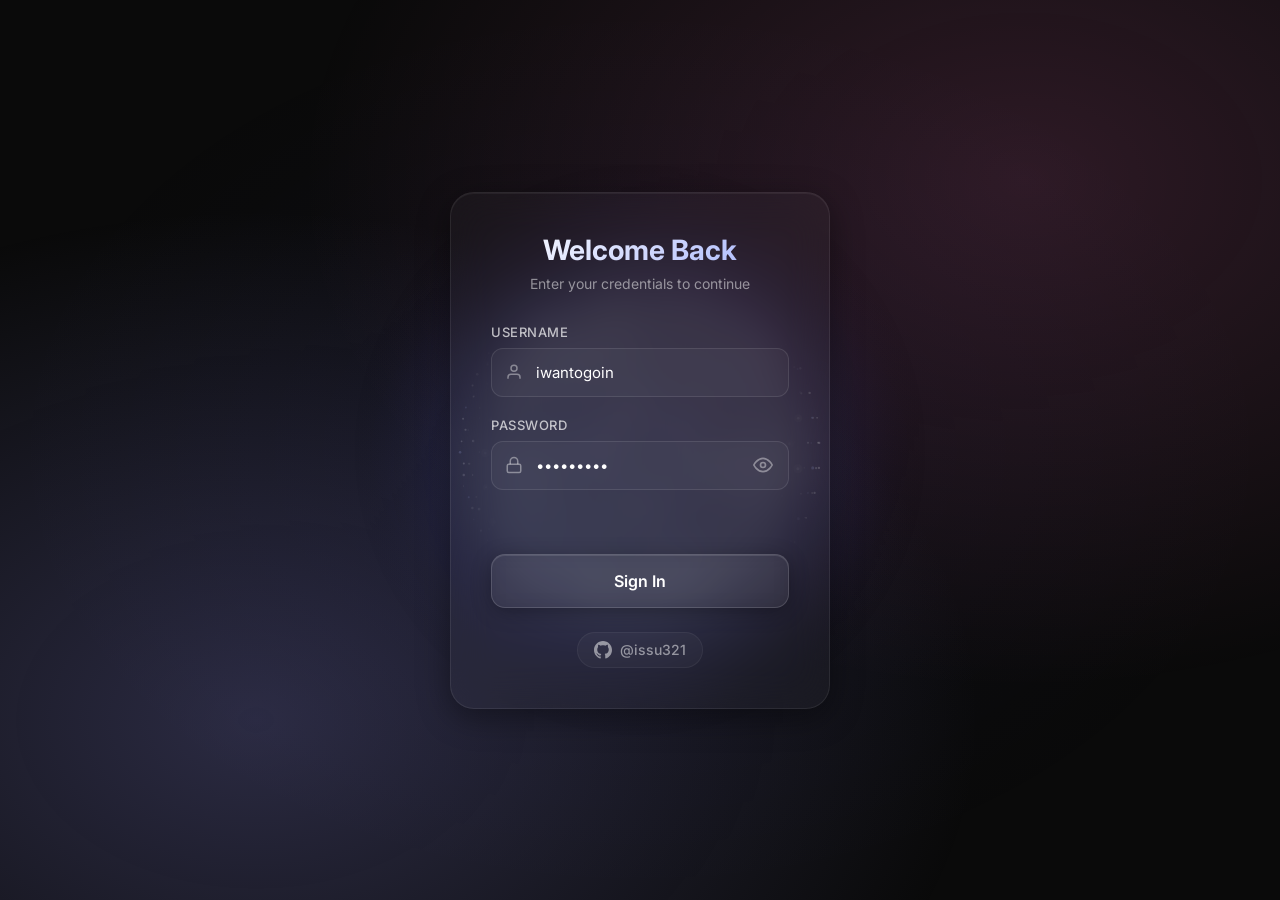
<file: index.html>
<!DOCTYPE html>
<html lang="en">
<head>
    <meta charset="UTF-8">
    <meta name="viewport" content="width=device-width, initial-scale=1.0">
    <title>Animated Globe Login</title>
    <link rel="stylesheet" href="style.css">
</head>
<body>
    <div class="bg-gradient"></div>
    <canvas id="globeCanvas"></canvas>

    <div class="login-container">
        <div class="login-card">
            <div class="card-header">
                <h2>Welcome Back</h2>
                <p>Enter your credentials to continue</p>
            </div>

            <form id="loginForm" autocomplete="off">
                <div class="input-group">
                    <label for="username">Username</label>
                    <div class="input-wrapper">
                        <svg class="input-icon" viewBox="0 0 24 24" fill="none" stroke="currentColor" stroke-width="2">
                            <path d="M20 21v-2a4 4 0 0 0-4-4H8a4 4 0 0 0-4 4v2"></path>
                            <circle cx="12" cy="7" r="4"></circle>
                        </svg>
                        <input type="text" id="username" placeholder="Enter username" value="iwantogoin" required>
                    </div>
                </div>

                <div class="input-group">
                    <label for="password">Password</label>
                    <div class="input-wrapper">
                        <svg class="input-icon" viewBox="0 0 24 24" fill="none" stroke="currentColor" stroke-width="2">
                            <rect x="3" y="11" width="18" height="11" rx="2" ry="2"></rect>
                            <path d="M7 11V7a5 5 0 0 1 10 0v4"></path>
                        </svg>
                        <input type="password" id="password" placeholder="Enter password" value="iaminside" required>
                        <button type="button" class="toggle-password" id="togglePassword">
                            <svg class="eye-open" viewBox="0 0 24 24" fill="none" stroke="currentColor" stroke-width="2">
                                <path d="M1 12s4-8 11-8 11 8 11 8-4 8-11 8-11-8-11-8z"></path>
                                <circle cx="12" cy="12" r="3"></circle>
                            </svg>
                            <svg class="eye-closed" viewBox="0 0 24 24" fill="none" stroke="currentColor" stroke-width="2" style="display:none">
                                <path d="M17.94 17.94A10.07 10.07 0 0 1 12 20c-7 0-11-8-11-8a18.45 18.45 0 0 1 5.06-5.94M9.9 4.24A9.12 9.12 0 0 1 12 4c7 0 11 8 11 8a18.5 18.5 0 0 1-2.16 3.19m-6.72-1.07a3 3 0 1 1-4.24-4.24"></path>
                                <line x1="1" y1="1" x2="23" y2="23"></line>
                            </svg>
                        </button>
                    </div>
                </div>

                <div class="error-message" id="errorMessage"></div>

                <button type="submit" class="glass-btn">
                    <span class="btn-text">Sign In</span>
                    <span class="btn-shine"></span>
                </button>
            </form>

            <div class="github-link">
                <a href="https://github.com/issu321" target="_blank">
                    <svg viewBox="0 0 24 24" fill="currentColor">
                        <path d="M12 0c-6.626 0-12 5.373-12 12 0 5.302 3.438 9.8 8.207 11.387.599.111.793-.261.793-.577v-2.234c-3.338.726-4.033-1.416-4.033-1.416-.546-1.387-1.333-1.756-1.333-1.756-1.089-.745.083-.729.083-.729 1.205.084 1.839 1.237 1.839 1.237 1.07 1.834 2.807 1.304 3.492.997.107-.775.418-1.305.762-1.604-2.665-.305-5.467-1.334-5.467-5.931 0-1.311.469-2.381 1.236-3.221-.124-.303-.535-1.524.117-3.176 0 0 1.008-.322 3.301 1.23.957-.266 1.983-.399 3.003-.404 1.02.005 2.047.138 3.006.404 2.291-1.552 3.297-1.23 3.297-1.23.653 1.653.242 2.874.118 3.176.77.84 1.235 1.911 1.235 3.221 0 4.609-2.807 5.624-5.479 5.921.43.372.823 1.102.823 2.222v3.293c0 .319.192.694.801.576 4.765-1.589 8.199-6.086 8.199-11.386 0-6.627-5.373-12-12-12z"/>
                    </svg>
                    @issu321
                </a>
            </div>
        </div>
    </div>

    <script src="script.js"></script>
</body>
</html>
</file>
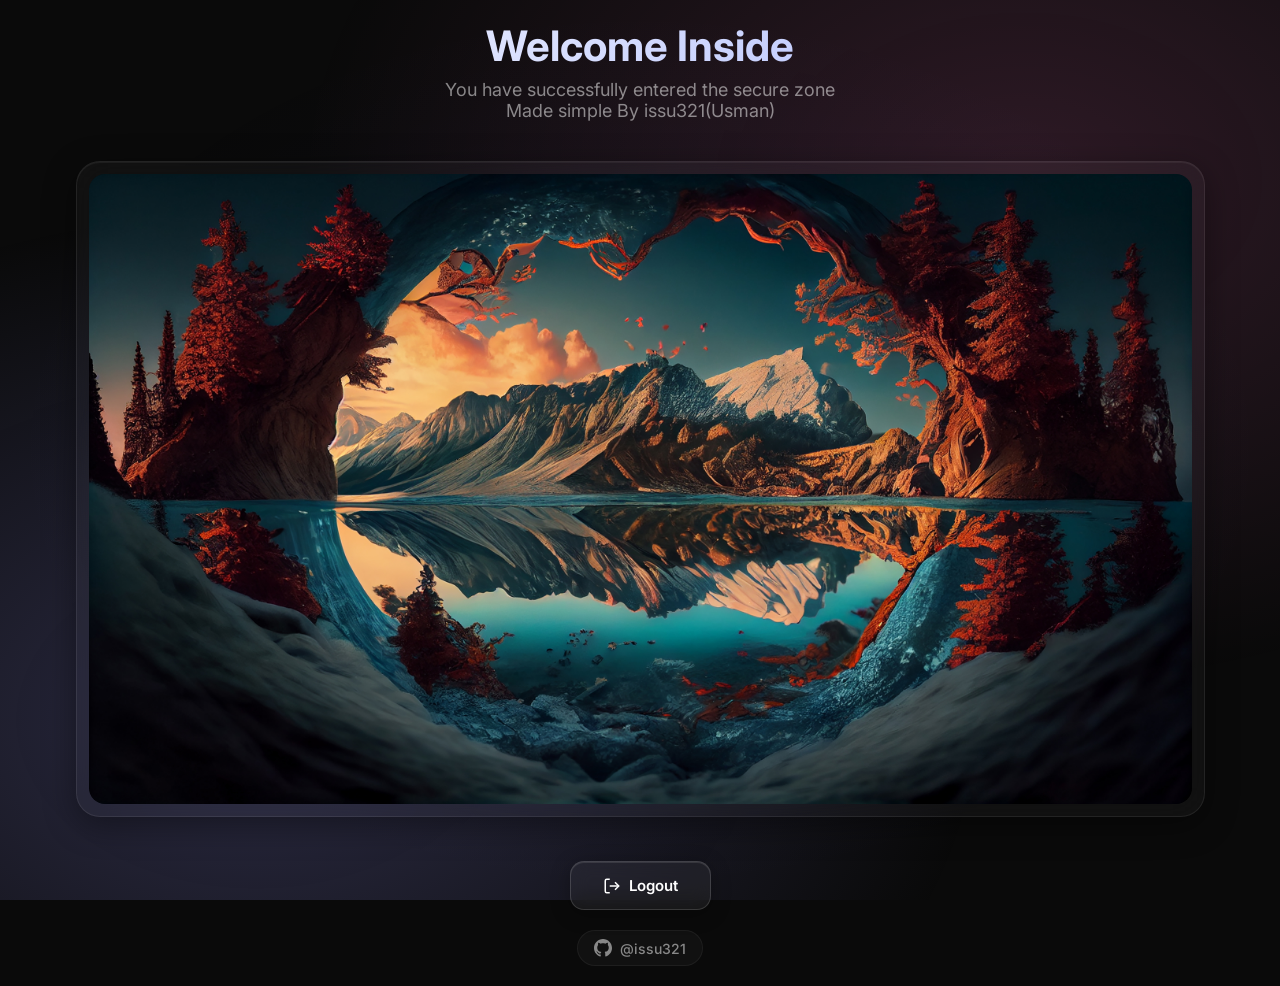
<file: dashboard.html>
<!DOCTYPE html>
<html lang="en">
<head>
    <meta charset="UTF-8">
    <meta name="viewport" content="width=device-width, initial-scale=1.0">
    <title>Welcome - Dashboard</title>
    <style>
        @import url('https://fonts.googleapis.com/css2?family=Inter:wght@300;400;500;600;700&display=swap');

        * {
            margin: 0;
            padding: 0;
            box-sizing: border-box;
        }

        body {
            font-family: 'Inter', sans-serif;
            background: #0a0a0a;
            min-height: 100vh;
            display: flex;
            flex-direction: column;
            align-items: center;
            justify-content: center;
            overflow: hidden;
            position: relative;
        }

        .bg-gradient {
            position: fixed;
            top: 0;
            left: 0;
            width: 100%;
            height: 100%;
            background: 
                radial-gradient(ellipse at 20% 80%, rgba(120, 119, 198, 0.3) 0%, transparent 50%),
                radial-gradient(ellipse at 80% 20%, rgba(255, 119, 198, 0.15) 0%, transparent 50%),
                radial-gradient(ellipse at 50% 50%, rgba(100, 100, 255, 0.05) 0%, transparent 70%);
            z-index: 0;
            pointer-events: none;
        }

        .container {
            position: relative;
            z-index: 10;
            text-align: center;
            padding: 20px;
            max-width: 1200px;
            width: 100%;
        }

        .welcome-text {
            font-size: 42px;
            font-weight: 700;
            background: linear-gradient(135deg, #fff 0%, #a5b4fc 100%);
            -webkit-background-clip: text;
            -webkit-text-fill-color: transparent;
            background-clip: text;
            margin-bottom: 8px;
            opacity: 0;
            transform: translateY(30px);
            animation: fadeInUp 1s ease forwards;
        }

        .sub-text {
            font-size: 18px;
            color: rgba(255, 255, 255, 0.5);
            margin-bottom: 40px;
            opacity: 0;
            transform: translateY(30px);
            animation: fadeInUp 1s ease 0.2s forwards;
        }

        .image-frame {
            position: relative;
            display: inline-block;
            border-radius: 24px;
            overflow: hidden;
            background: rgba(255, 255, 255, 0.03);
            backdrop-filter: blur(20px);
            -webkit-backdrop-filter: blur(20px);
            border: 1px solid rgba(255, 255, 255, 0.08);
            padding: 12px;
            box-shadow: 
                0 8px 32px rgba(0, 0, 0, 0.4),
                inset 0 1px 0 rgba(255, 255, 255, 0.05);
            opacity: 0;
            transform: scale(0.9) translateY(30px);
            animation: fadeInScale 1.2s ease 0.4s forwards;
            max-width: 90vw;
        }

        .image-frame img {
            display: block;
            max-width: 100%;
            max-height: 70vh;
            border-radius: 16px;
            object-fit: cover;
        }

        .image-glow {
            position: absolute;
            top: -20px;
            left: -20px;
            right: -20px;
            bottom: -20px;
            background: radial-gradient(ellipse at center, rgba(165, 180, 252, 0.2) 0%, transparent 70%);
            z-index: -1;
            opacity: 0;
            animation: glowIn 1.5s ease 0.8s forwards;
        }

        .logout-btn {
            margin-top: 40px;
            padding: 14px 32px;
            background: rgba(255, 255, 255, 0.05);
            backdrop-filter: blur(10px);
            -webkit-backdrop-filter: blur(10px);
            border: 1px solid rgba(255, 255, 255, 0.15);
            border-radius: 14px;
            color: #fff;
            font-size: 15px;
            font-weight: 600;
            font-family: 'Inter', sans-serif;
            cursor: pointer;
            transition: all 0.4s cubic-bezier(0.4, 0, 0.2, 1);
            box-shadow: 
                0 4px 20px rgba(0, 0, 0, 0.3),
                inset 0 1px 0 rgba(255, 255, 255, 0.1);
            text-decoration: none;
            display: inline-flex;
            align-items: center;
            gap: 8px;
            opacity: 0;
            transform: translateY(20px);
            animation: fadeInUp 1s ease 0.8s forwards;
        }

        .logout-btn:hover {
            transform: translateY(-2px) scale(1.02);
            background: rgba(255, 255, 255, 0.1);
            border-color: rgba(255, 255, 255, 0.3);
            box-shadow: 
                0 8px 30px rgba(0, 0, 0, 0.4),
                0 0 20px rgba(165, 180, 252, 0.2),
                inset 0 1px 0 rgba(255, 255, 255, 0.15);
        }

        .github-link {
            margin-top: 20px;
            opacity: 0;
            animation: fadeInUp 1s ease 1s forwards;
        }

        .github-link a {
            display: inline-flex;
            align-items: center;
            gap: 8px;
            color: rgba(255, 255, 255, 0.5);
            text-decoration: none;
            font-size: 14px;
            font-weight: 500;
            transition: all 0.3s ease;
            padding: 8px 16px;
            border-radius: 20px;
            background: rgba(255, 255, 255, 0.03);
            border: 1px solid rgba(255, 255, 255, 0.05);
        }

        .github-link a:hover {
            color: rgba(255, 255, 255, 0.9);
            background: rgba(255, 255, 255, 0.08);
            border-color: rgba(255, 255, 255, 0.15);
            transform: translateY(-2px);
        }

        .github-link svg {
            width: 18px;
            height: 18px;
        }

        @keyframes fadeInUp {
            to {
                opacity: 1;
                transform: translateY(0);
            }
        }

        @keyframes fadeInScale {
            to {
                opacity: 1;
                transform: scale(1) translateY(0);
            }
        }

        @keyframes glowIn {
            to {
                opacity: 1;
            }
        }

        @media (max-width: 768px) {
            .welcome-text {
                font-size: 32px;
            }

            .sub-text {
                font-size: 16px;
            }
        }
    </style>
</head>
<body>
    <div class="bg-gradient"></div>

    <div class="container">
        <h1 class="welcome-text">Welcome Inside</h1>
        <p class="sub-text">You have successfully entered the secure zone <br> Made simple By issu321(Usman)</p>

        <div class="image-frame">
            <div class="image-glow"></div>
            <img src="after-login-image.jpg" alt="Welcome Image">
        </div>

        <div>
            <a href="index.html" class="logout-btn">
                <svg width="18" height="18" viewBox="0 0 24 24" fill="none" stroke="currentColor" stroke-width="2">
                    <path d="M9 21H5a2 2 0 0 1-2-2V5a2 2 0 0 1 2-2h4"></path>
                    <polyline points="16 17 21 12 16 7"></polyline>
                    <line x1="21" y1="12" x2="9" y2="12"></line>
                </svg>
                Logout
            </a>
        </div>

        <div class="github-link">
            <a href="https://github.com/issu321" target="_blank">
                <svg viewBox="0 0 24 24" fill="currentColor">
                    <path d="M12 0c-6.626 0-12 5.373-12 12 0 5.302 3.438 9.8 8.207 11.387.599.111.793-.261.793-.577v-2.234c-3.338.726-4.033-1.416-4.033-1.416-.546-1.387-1.333-1.756-1.333-1.756-1.089-.745.083-.729.083-.729 1.205.084 1.839 1.237 1.839 1.237 1.07 1.834 2.807 1.304 3.492.997.107-.775.418-1.305.762-1.604-2.665-.305-5.467-1.334-5.467-5.931 0-1.311.469-2.381 1.236-3.221-.124-.303-.535-1.524.117-3.176 0 0 1.008-.322 3.301 1.23.957-.266 1.983-.399 3.003-.404 1.02.005 2.047.138 3.006.404 2.291-1.552 3.297-1.23 3.297-1.23.653 1.653.242 2.874.118 3.176.77.84 1.235 1.911 1.235 3.221 0 4.609-2.807 5.624-5.479 5.921.43.372.823 1.102.823 2.222v3.293c0 .319.192.694.801.576 4.765-1.589 8.199-6.086 8.199-11.386 0-6.627-5.373-12-12-12z"/>
                </svg>
                @issu321
            </a>
        </div>
    </div>
</body>
</html>
</file>
<file: style.css>
@import url('https://fonts.googleapis.com/css2?family=Inter:wght@300;400;500;600;700&display=swap');

* {
    margin: 0;
    padding: 0;
    box-sizing: border-box;
}

body {
    font-family: 'Inter', sans-serif;
    overflow: hidden;
    background: #0a0a0a;
    color: #fff;
    min-height: 100vh;
    display: flex;
    align-items: center;
    justify-content: center;
}

.bg-gradient {
    position: fixed;
    top: 0;
    left: 0;
    width: 100%;
    height: 100%;
    background: 
        radial-gradient(ellipse at 20% 80%, rgba(120, 119, 198, 0.3) 0%, transparent 50%),
        radial-gradient(ellipse at 80% 20%, rgba(255, 119, 198, 0.15) 0%, transparent 50%),
        radial-gradient(ellipse at 50% 50%, rgba(100, 100, 255, 0.05) 0%, transparent 70%);
    z-index: 0;
    pointer-events: none;
}

#globeCanvas {
    position: fixed;
    top: 0;
    left: 0;
    width: 100%;
    height: 100%;
    z-index: 1;
}

.login-container {
    position: relative;
    z-index: 10;
    width: 100%;
    max-width: 420px;
    padding: 20px;
    perspective: 1000px;
}

.login-card {
    background: rgba(255, 255, 255, 0.03);
    backdrop-filter: blur(20px);
    -webkit-backdrop-filter: blur(20px);
    border: 1px solid rgba(255, 255, 255, 0.08);
    border-radius: 24px;
    padding: 40px;
    box-shadow: 
        0 8px 32px rgba(0, 0, 0, 0.4),
        inset 0 1px 0 rgba(255, 255, 255, 0.05);
    animation: cardFloat 6s ease-in-out infinite;
    transform-style: preserve-3d;
}

@keyframes cardFloat {
    0%, 100% { transform: translateY(0px) rotateX(0deg); }
    50% { transform: translateY(-10px) rotateX(2deg); }
}

.card-header {
    text-align: center;
    margin-bottom: 32px;
}

.card-header h2 {
    font-size: 28px;
    font-weight: 700;
    background: linear-gradient(135deg, #fff 0%, #a5b4fc 100%);
    -webkit-background-clip: text;
    -webkit-text-fill-color: transparent;
    background-clip: text;
    margin-bottom: 8px;
}

.card-header p {
    color: rgba(255, 255, 255, 0.5);
    font-size: 14px;
    font-weight: 400;
}

.input-group {
    margin-bottom: 20px;
}

.input-group label {
    display: block;
    font-size: 13px;
    font-weight: 500;
    color: rgba(255, 255, 255, 0.7);
    margin-bottom: 8px;
    text-transform: uppercase;
    letter-spacing: 0.5px;
}

.input-wrapper {
    position: relative;
    display: flex;
    align-items: center;
}

.input-icon {
    position: absolute;
    left: 14px;
    width: 18px;
    height: 18px;
    color: rgba(255, 255, 255, 0.4);
    pointer-events: none;
    transition: color 0.3s ease;
}

.input-wrapper input {
    width: 100%;
    padding: 14px 14px 14px 44px;
    background: rgba(255, 255, 255, 0.03);
    border: 1px solid rgba(255, 255, 255, 0.1);
    border-radius: 12px;
    color: #fff;
    font-size: 15px;
    font-family: 'Inter', sans-serif;
    outline: none;
    transition: all 0.3s ease;
}

.input-wrapper input:focus {
    background: rgba(255, 255, 255, 0.06);
    border-color: rgba(255, 255, 255, 0.3);
    box-shadow: 0 0 0 3px rgba(165, 180, 252, 0.1);
}

.input-wrapper input[type="password"] {
    padding-right: 44px;
}

.input-wrapper input[type="text"] {
    padding-right: 44px;
}

.toggle-password {
    position: absolute;
    right: 12px;
    background: none;
    border: none;
    cursor: pointer;
    padding: 4px;
    color: rgba(255, 255, 255, 0.4);
    transition: color 0.3s ease;
    display: flex;
    align-items: center;
    justify-content: center;
}

.toggle-password:hover {
    color: rgba(255, 255, 255, 0.8);
}

.toggle-password svg {
    width: 20px;
    height: 20px;
}

.error-message {
    color: #f87171;
    font-size: 13px;
    margin-bottom: 16px;
    min-height: 20px;
    text-align: center;
    opacity: 0;
    transform: translateY(-10px);
    transition: all 0.3s ease;
}

.error-message.show {
    opacity: 1;
    transform: translateY(0);
}

.glass-btn {
    position: relative;
    width: 100%;
    padding: 16px;
    background: rgba(255, 255, 255, 0.05);
    backdrop-filter: blur(10px);
    -webkit-backdrop-filter: blur(10px);
    border: 1px solid rgba(255, 255, 255, 0.15);
    border-radius: 14px;
    color: #fff;
    font-size: 16px;
    font-weight: 600;
    font-family: 'Inter', sans-serif;
    cursor: pointer;
    overflow: hidden;
    transition: all 0.4s cubic-bezier(0.4, 0, 0.2, 1);
    box-shadow: 
        0 4px 20px rgba(0, 0, 0, 0.3),
        inset 0 1px 0 rgba(255, 255, 255, 0.1);
    margin-top: 8px;
}

.glass-btn:hover {
    transform: translateY(-2px) scale(1.02);
    background: rgba(255, 255, 255, 0.1);
    border-color: rgba(255, 255, 255, 0.3);
    box-shadow: 
        0 8px 30px rgba(0, 0, 0, 0.4),
        0 0 20px rgba(165, 180, 252, 0.2),
        inset 0 1px 0 rgba(255, 255, 255, 0.15);
}

.glass-btn:active {
    transform: translateY(0) scale(0.98);
}

.btn-shine {
    position: absolute;
    top: 0;
    left: -100%;
    width: 100%;
    height: 100%;
    background: linear-gradient(
        90deg,
        transparent,
        rgba(255, 255, 255, 0.2),
        transparent
    );
    transition: left 0.6s ease;
}

.glass-btn:hover .btn-shine {
    left: 100%;
}

.github-link {
    margin-top: 24px;
    text-align: center;
}

.github-link a {
    display: inline-flex;
    align-items: center;
    gap: 8px;
    color: rgba(255, 255, 255, 0.5);
    text-decoration: none;
    font-size: 14px;
    font-weight: 500;
    transition: all 0.3s ease;
    padding: 8px 16px;
    border-radius: 20px;
    background: rgba(255, 255, 255, 0.03);
    border: 1px solid rgba(255, 255, 255, 0.05);
}

.github-link a:hover {
    color: rgba(255, 255, 255, 0.9);
    background: rgba(255, 255, 255, 0.08);
    border-color: rgba(255, 255, 255, 0.15);
    transform: translateY(-2px);
}

.github-link svg {
    width: 18px;
    height: 18px;
}

@keyframes shake {
    0%, 100% { transform: translateX(0); }
    10%, 30%, 50%, 70%, 90% { transform: translateX(-5px); }
    20%, 40%, 60%, 80% { transform: translateX(5px); }
}

.shake {
    animation: shake 0.5s ease-in-out;
}

@keyframes successPulse {
    0% { box-shadow: 0 0 0 0 rgba(165, 180, 252, 0.4); }
    70% { box-shadow: 0 0 0 20px rgba(165, 180, 252, 0); }
    100% { box-shadow: 0 0 0 0 rgba(165, 180, 252, 0); }
}

.success-pulse {
    animation: successPulse 1s ease-out;
}

@media (max-width: 480px) {
    .login-card {
        padding: 28px 20px;
    }

    .card-header h2 {
        font-size: 24px;
    }
}
</file>
